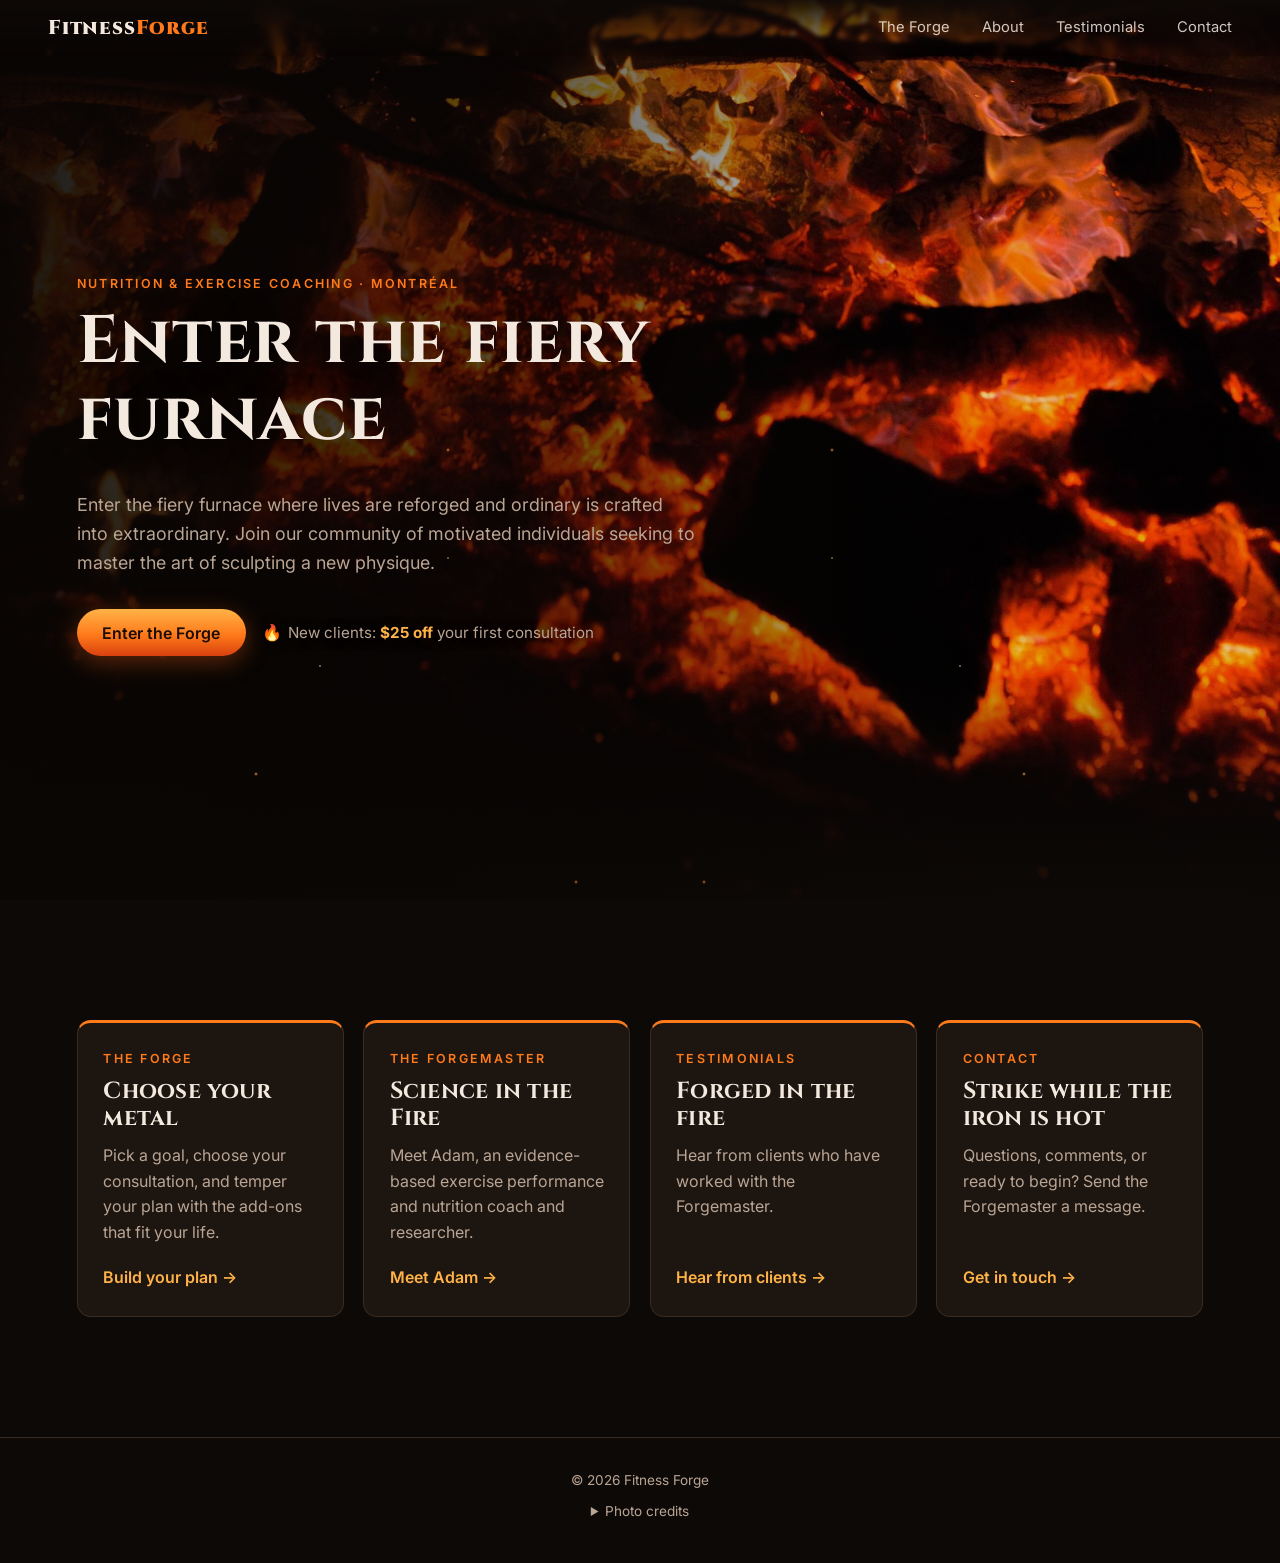
<file: index.html>
<!doctype html>
<html lang="en">
<head>
  <meta charset="utf-8">
  <meta name="viewport" content="width=device-width, initial-scale=1">
  <title>Fitness Forge</title>
  <meta name="description" content="Fitness Forge: evidence-based nutrition and exercise coaching in Montréal, built on 7 years of one-on-one experience and graduate training in exercise science.">
  <link rel="icon" href="/assets/favicon.svg" type="image/svg+xml">
  <link rel="preconnect" href="https://fonts.googleapis.com">
  <link rel="preconnect" href="https://fonts.gstatic.com" crossorigin>
  <link href="https://fonts.googleapis.com/css2?family=Cinzel:wght@500;700;900&family=Inter:wght@400;500;600&display=swap" rel="stylesheet">
  <link rel="stylesheet" href="/styles.css?v=18">
</head>
<body>

<header class="nav">
  <a class="brand" href="/">Fitness<span>Forge</span></a>
  <nav>
    <a href="/forge/">The Forge</a>
    <a href="/about/">About</a>
    <a href="/testimonials/">Testimonials</a>
    <a href="/contact/">Contact</a>
  </nav>
</header>

<main>

  <section class="hero">
    <div class="hero-bg" aria-hidden="true"></div>
    <div class="embers" aria-hidden="true"></div>
    <div class="hero-text">
      <p class="eyebrow">Nutrition &amp; exercise coaching · Montréal</p>
      <h1>Enter the fiery furnace</h1>
      <p class="lede">Enter the fiery furnace where lives are reforged and ordinary is crafted into extraordinary. Join our community of motivated individuals seeking to master the art of sculpting a new physique.</p>
      <div class="hero-cta">
        <a class="btn btn-fire" href="/enter/">Enter the Forge</a>
        <span class="promo-pill">New clients: <strong>$25 off</strong> your first consultation</span>
      </div>
    </div>
  </section>

  <section class="paths">
    <a class="path" href="/forge/">
      <p class="eyebrow">The Forge</p>
      <h2>Choose your metal</h2>
      <p>Pick a goal, choose your consultation, and temper your plan with the add-ons that fit your life.</p>
      <span class="path-go">Build your plan →</span>
    </a>
    <a class="path" href="/about/">
      <p class="eyebrow">The Forgemaster</p>
      <h2>Science in the Fire</h2>
      <p>Meet Adam, an evidence-based exercise performance and nutrition coach and researcher.</p>
      <span class="path-go">Meet Adam →</span>
    </a>
    <a class="path" href="/testimonials/">
      <p class="eyebrow">Testimonials</p>
      <h2>Forged in the fire</h2>
      <p>Hear from clients who have worked with the Forgemaster.</p>
      <span class="path-go">Hear from clients →</span>
    </a>
    <a class="path" href="/contact/">
      <p class="eyebrow">Contact</p>
      <h2>Strike while the iron is hot</h2>
      <p>Questions, comments, or ready to begin? Send the Forgemaster a message.</p>
      <span class="path-go">Get in touch →</span>
    </a>
  </section>

</main>

<footer class="footer">
  <p>© <span class="year"></span> Fitness Forge</p>
  <details class="credits">
    <summary>Photo credits</summary>
    <ul>
      <li>Bonfire and meal-planning photos by <a href="https://www.flickr.com/people/shixart1985/">Nenad Stojkovic</a>, <a href="https://creativecommons.org/licenses/by/2.0/">CC BY 2.0</a>, via Wikimedia Commons</li>
      <li>Blacksmith's fire by David Whelan, <a href="https://creativecommons.org/publicdomain/zero/1.0/">CC0</a>, via Wikimedia Commons</li>
      <li>Anvil photo by Jorge Royan, <a href="https://creativecommons.org/licenses/by-sa/3.0/">CC BY-SA 3.0</a>, via Wikimedia Commons</li>
      <li>Salad photo by Anna Pelzer and gym photo by Ramy Mamdouh on <a href="https://unsplash.com/">Unsplash</a> (combined into one image)</li>
      <li>Runner photo by McCarthy Beckan on <a href="https://unsplash.com/photos/woman-running-in-golden-hour-light-a6FHROHuQ9o">Unsplash</a></li>
      <li>Dumbbell rack photo by the U.S. Marine Corps, public domain, via Wikimedia Commons</li>
    </ul>
  </details>
</footer>

<script src="/site.js?v=18"></script>
</body>
</html>
</file>
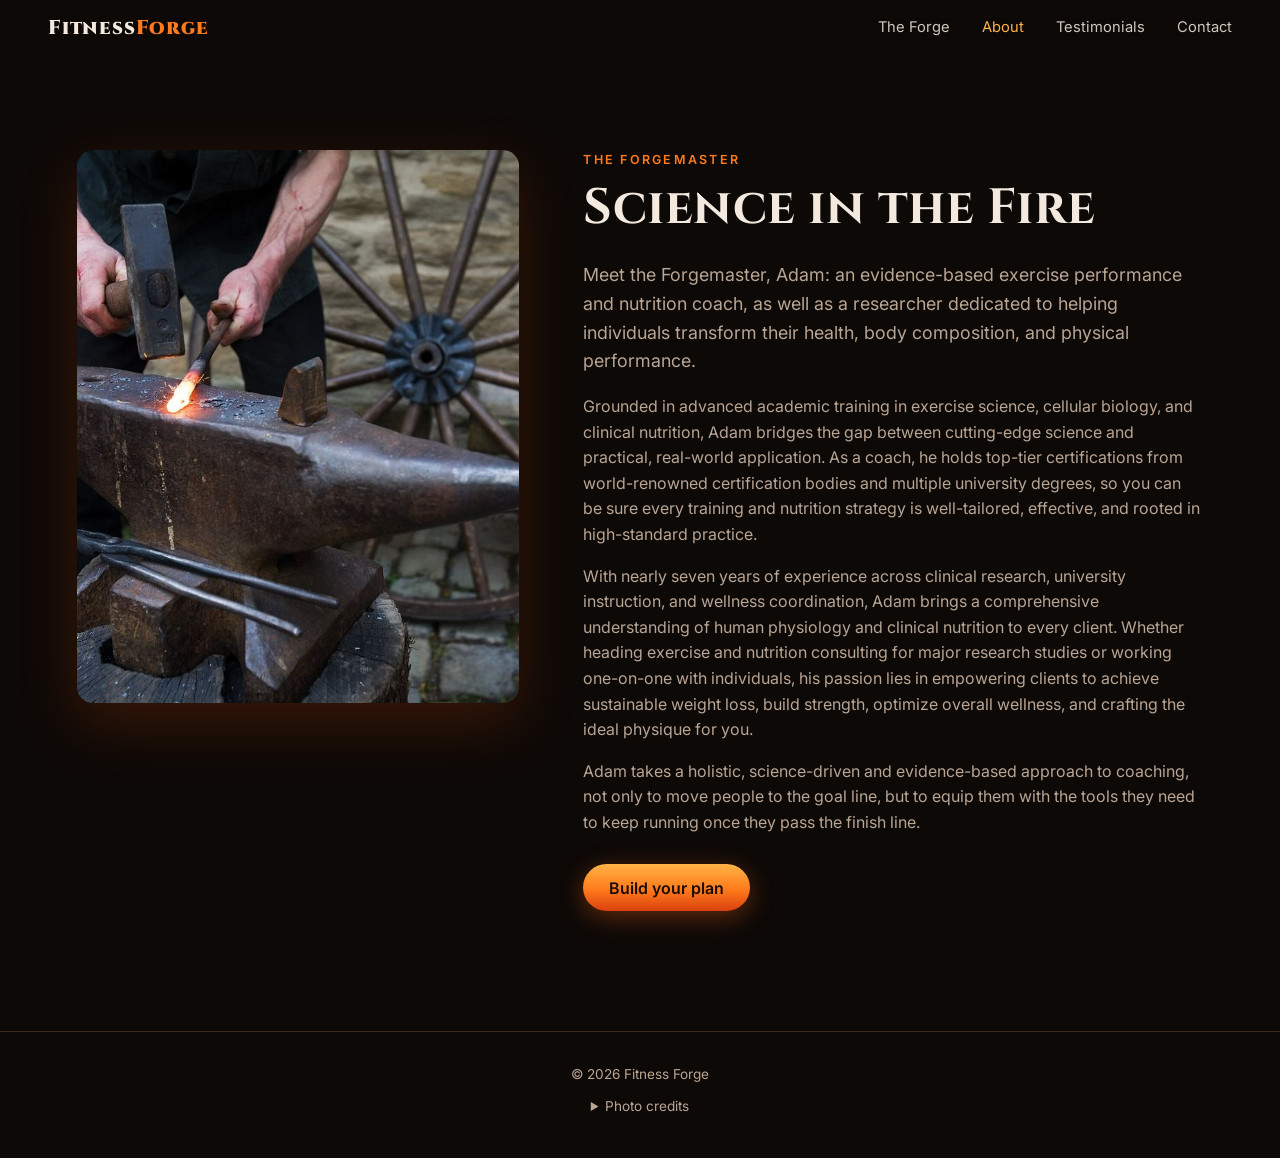
<file: about/index.html>
<!doctype html>
<html lang="en">
<head>
  <meta charset="utf-8">
  <meta name="viewport" content="width=device-width, initial-scale=1">
  <title>About · Fitness Forge</title>
  <meta name="description" content="Meet Adam, the Forgemaster: an evidence-based exercise performance and nutrition coach and researcher.">
  <link rel="icon" href="/assets/favicon.svg" type="image/svg+xml">
  <link rel="preconnect" href="https://fonts.googleapis.com">
  <link rel="preconnect" href="https://fonts.gstatic.com" crossorigin>
  <link href="https://fonts.googleapis.com/css2?family=Cinzel:wght@500;700;900&family=Inter:wght@400;500;600&display=swap" rel="stylesheet">
  <link rel="stylesheet" href="/styles.css?v=18">
</head>
<body>

<header class="nav">
  <a class="brand" href="/">Fitness<span>Forge</span></a>
  <nav>
    <a href="/forge/">The Forge</a>
    <a href="/about/">About</a>
    <a href="/testimonials/">Testimonials</a>
    <a href="/contact/">Contact</a>
  </nav>
</header>

<main>

  <section class="about page-top">
    <div class="bio">
      <div class="bio-photo">
        <img src="/assets/about-anvil.jpg" alt="A smith's hands with a hammer and glowing iron on an anvil">
      </div>
      <div class="bio-text">
        <p class="eyebrow">The Forgemaster</p>
        <h1>Science in the Fire</h1>
        <p class="lede">Meet the Forgemaster, Adam: an evidence-based exercise performance and nutrition coach, as well as a researcher dedicated to helping individuals transform their health, body composition, and physical performance.</p>
        <p>Grounded in advanced academic training in exercise science, cellular biology, and clinical nutrition, Adam bridges the gap between cutting-edge science and practical, real-world application. As a coach, he holds top-tier certifications from world-renowned certification bodies and multiple university degrees, so you can be sure every training and nutrition strategy is well-tailored, effective, and rooted in high-standard practice.</p>
        <p>With nearly seven years of experience across clinical research, university instruction, and wellness coordination, Adam brings a comprehensive understanding of human physiology and clinical nutrition to every client. Whether heading exercise and nutrition consulting for major research studies or working one-on-one with individuals, his passion lies in empowering clients to achieve sustainable weight loss, build strength, optimize overall wellness, and crafting the ideal physique for you.</p>
        <p>Adam takes a holistic, science-driven and evidence-based approach to coaching, not only to move people to the goal line, but to equip them with the tools they need to keep running once they pass the finish line.</p>
        <a class="btn btn-fire" href="/forge/">Build your plan</a>
      </div>
    </div>
  </section>

</main>

<footer class="footer">
  <p>© <span class="year"></span> Fitness Forge</p>
  <details class="credits">
    <summary>Photo credits</summary>
    <ul>
      <li>Bonfire and meal-planning photos by <a href="https://www.flickr.com/people/shixart1985/">Nenad Stojkovic</a>, <a href="https://creativecommons.org/licenses/by/2.0/">CC BY 2.0</a>, via Wikimedia Commons</li>
      <li>Blacksmith's fire by David Whelan, <a href="https://creativecommons.org/publicdomain/zero/1.0/">CC0</a>, via Wikimedia Commons</li>
      <li>Anvil photo by Jorge Royan, <a href="https://creativecommons.org/licenses/by-sa/3.0/">CC BY-SA 3.0</a>, via Wikimedia Commons</li>
      <li>Salad photo by Anna Pelzer and gym photo by Ramy Mamdouh on <a href="https://unsplash.com/">Unsplash</a> (combined into one image)</li>
      <li>Runner photo by McCarthy Beckan on <a href="https://unsplash.com/photos/woman-running-in-golden-hour-light-a6FHROHuQ9o">Unsplash</a></li>
      <li>Dumbbell rack photo by the U.S. Marine Corps, public domain, via Wikimedia Commons</li>
    </ul>
  </details>
</footer>

<script src="/site.js?v=18"></script>
</body>
</html>
</file>
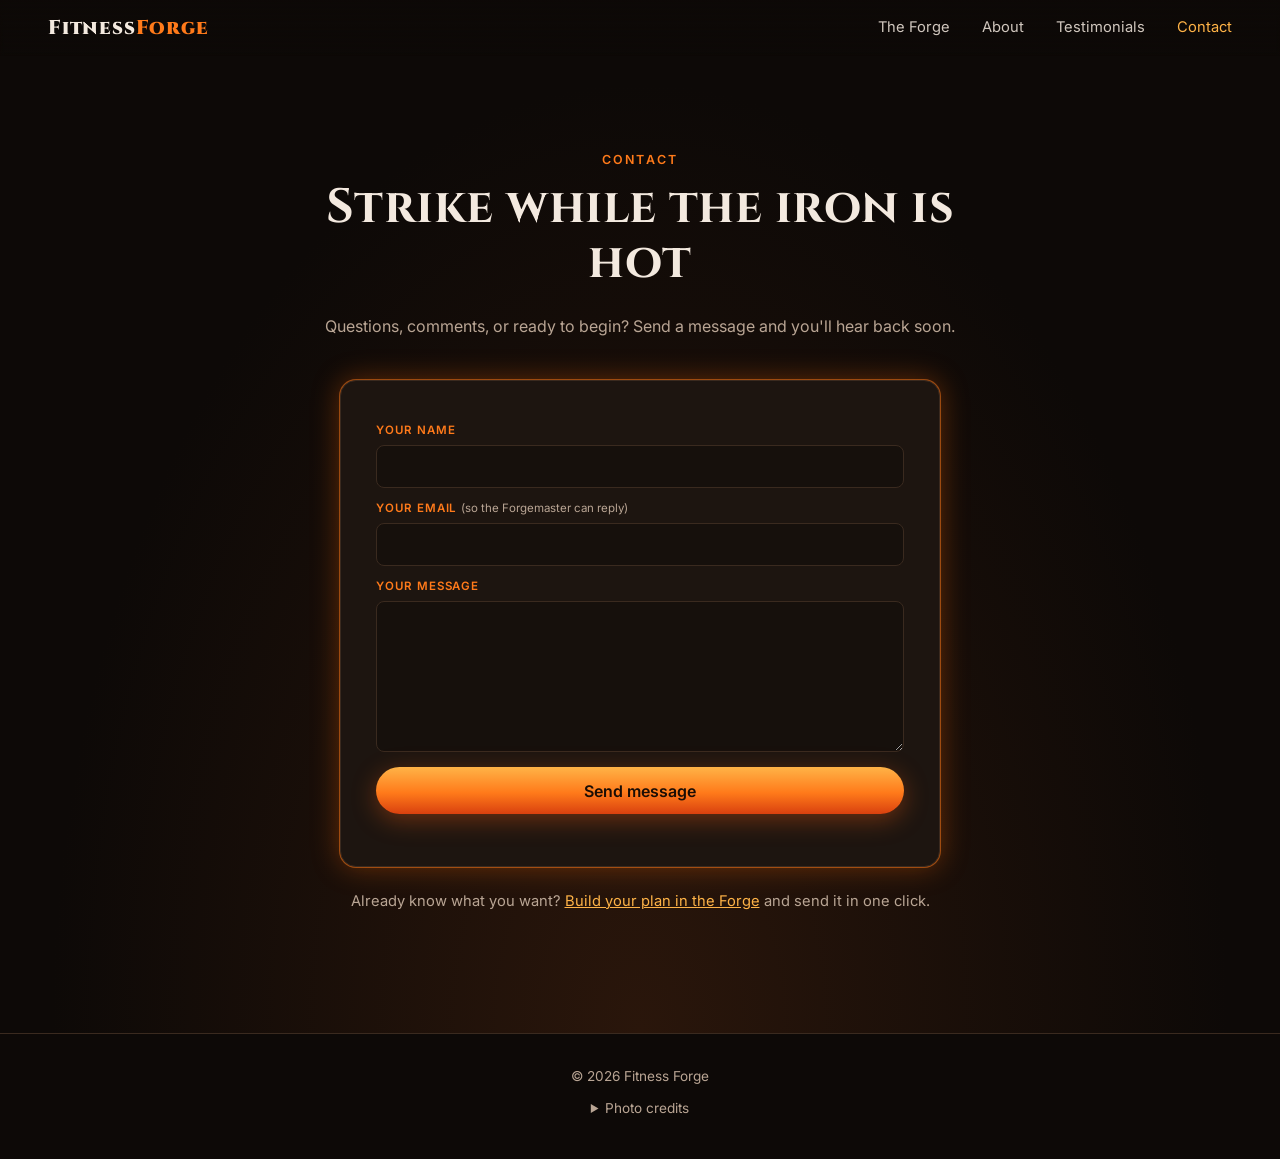
<file: contact/index.html>
<!doctype html>
<html lang="en">
<head>
  <meta charset="utf-8">
  <meta name="viewport" content="width=device-width, initial-scale=1">
  <title>Contact · Fitness Forge</title>
  <meta name="description" content="Get in touch with Fitness Forge.">
  <link rel="icon" href="/assets/favicon.svg" type="image/svg+xml">
  <link rel="preconnect" href="https://fonts.googleapis.com">
  <link rel="preconnect" href="https://fonts.gstatic.com" crossorigin>
  <link href="https://fonts.googleapis.com/css2?family=Cinzel:wght@500;700;900&family=Inter:wght@400;500;600&display=swap" rel="stylesheet">
  <link rel="stylesheet" href="/styles.css?v=18">
</head>
<body>

<header class="nav">
  <a class="brand" href="/">Fitness<span>Forge</span></a>
  <nav>
    <a href="/forge/">The Forge</a>
    <a href="/about/">About</a>
    <a href="/testimonials/">Testimonials</a>
    <a href="/contact/">Contact</a>
  </nav>
</header>

<main>

  <section class="contact page-top">
    <div class="section-head">
      <p class="eyebrow">Contact</p>
      <h1>Strike while the iron is hot</h1>
      <p>Questions, comments, or ready to begin? Send a message and you'll hear back soon.</p>
    </div>

    <div class="message-card">
      <form class="send ready" id="message" novalidate>
        <label class="field-label" for="message-name">Your name</label>
        <input id="message-name" type="text" autocomplete="name" required>
        <label class="field-label" for="message-email">Your email <span>(so the Forgemaster can reply)</span></label>
        <input id="message-email" type="email" autocomplete="email" required>
        <label class="field-label" for="message-text">Your message</label>
        <textarea id="message-text" rows="6" required></textarea>
        <input class="trap" type="checkbox" tabindex="-1" autocomplete="off" aria-hidden="true">
        <button class="btn btn-fire" id="message-send" type="submit">Send message</button>
        <p class="summary-note" id="message-status" role="status"></p>
      </form>
      <div class="sent" id="message-sent" hidden tabindex="-1">
        <p class="sent-title">Your message has reached the Forge</p>
        <p>The Forgemaster will reply to <strong id="message-sent-email"></strong> soon.</p>
      </div>
    </div>

    <p class="message-tip">Already know what you want? <a href="/forge/">Build your plan in the Forge</a> and send it in one click.</p>
  </section>

</main>

<footer class="footer">
  <p>© <span class="year"></span> Fitness Forge</p>
  <details class="credits">
    <summary>Photo credits</summary>
    <ul>
      <li>Bonfire and meal-planning photos by <a href="https://www.flickr.com/people/shixart1985/">Nenad Stojkovic</a>, <a href="https://creativecommons.org/licenses/by/2.0/">CC BY 2.0</a>, via Wikimedia Commons</li>
      <li>Blacksmith's fire by David Whelan, <a href="https://creativecommons.org/publicdomain/zero/1.0/">CC0</a>, via Wikimedia Commons</li>
      <li>Anvil photo by Jorge Royan, <a href="https://creativecommons.org/licenses/by-sa/3.0/">CC BY-SA 3.0</a>, via Wikimedia Commons</li>
      <li>Salad photo by Anna Pelzer and gym photo by Ramy Mamdouh on <a href="https://unsplash.com/">Unsplash</a> (combined into one image)</li>
      <li>Runner photo by McCarthy Beckan on <a href="https://unsplash.com/photos/woman-running-in-golden-hour-light-a6FHROHuQ9o">Unsplash</a></li>
      <li>Dumbbell rack photo by the U.S. Marine Corps, public domain, via Wikimedia Commons</li>
    </ul>
  </details>
</footer>

<script src="/site.js?v=18"></script>
<script src="/contact.js?v=18"></script>
</body>
</html>
</file>
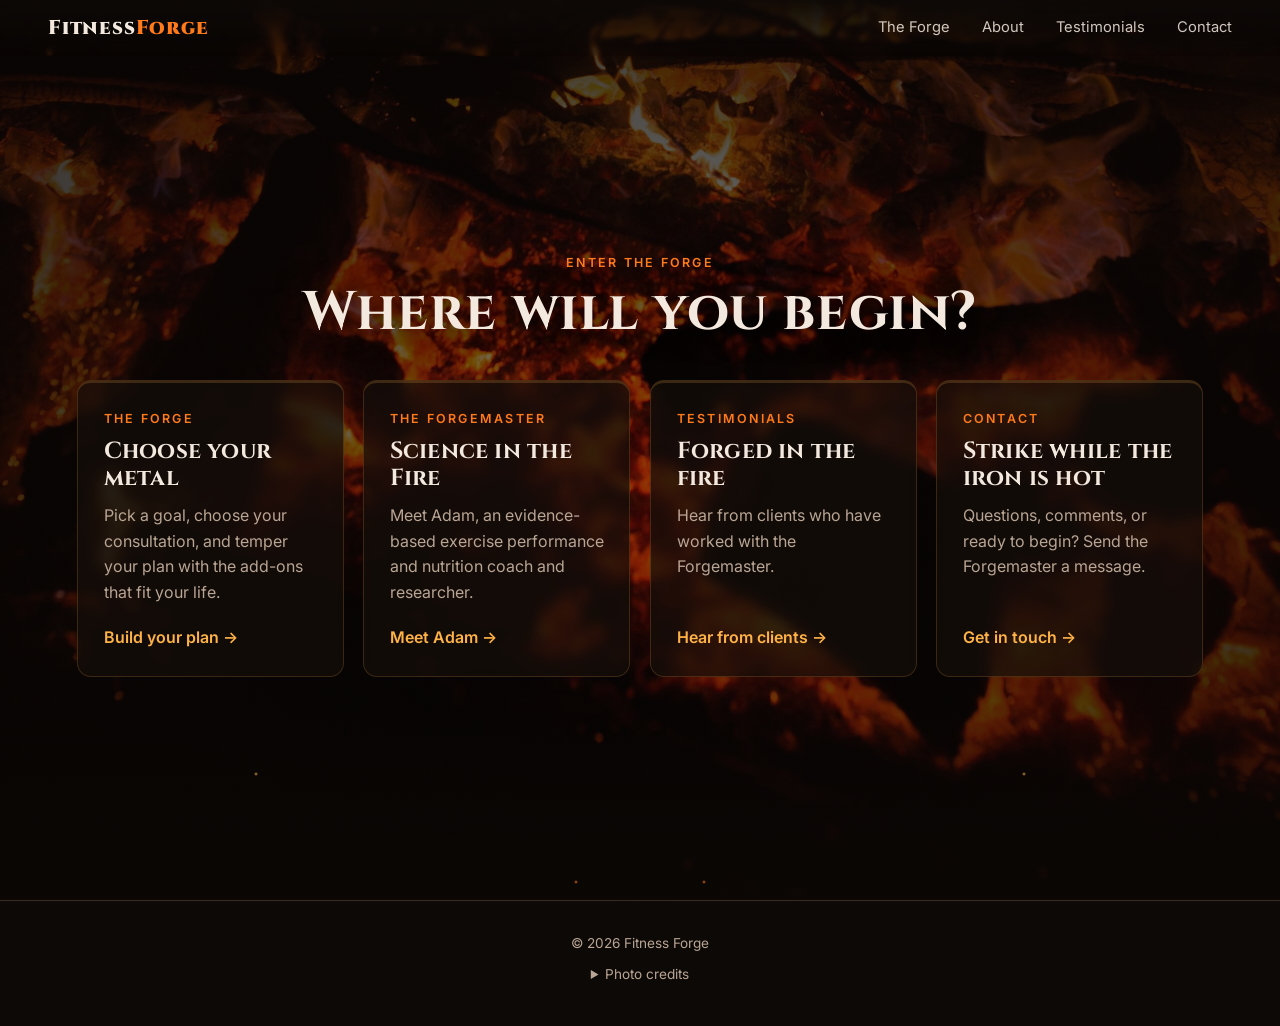
<file: enter/index.html>
<!doctype html>
<html lang="en">
<head>
  <meta charset="utf-8">
  <meta name="viewport" content="width=device-width, initial-scale=1">
  <title>Enter the Forge · Fitness Forge</title>
  <meta name="description" content="Choose where to begin: build your plan, meet the Forgemaster, read client stories, or get in touch.">
  <link rel="icon" href="/assets/favicon.svg" type="image/svg+xml">
  <link rel="preconnect" href="https://fonts.googleapis.com">
  <link rel="preconnect" href="https://fonts.gstatic.com" crossorigin>
  <link href="https://fonts.googleapis.com/css2?family=Cinzel:wght@500;700;900&family=Inter:wght@400;500;600&display=swap" rel="stylesheet">
  <link rel="stylesheet" href="/styles.css?v=18">
</head>
<body>

<header class="nav">
  <a class="brand" href="/">Fitness<span>Forge</span></a>
  <nav>
    <a href="/forge/">The Forge</a>
    <a href="/about/">About</a>
    <a href="/testimonials/">Testimonials</a>
    <a href="/contact/">Contact</a>
  </nav>
</header>

<main>

  <section class="hero gateway">
    <div class="hero-bg" aria-hidden="true"></div>
    <div class="embers" aria-hidden="true"></div>
    <div class="gateway-inner">
      <div class="gateway-head">
        <p class="eyebrow">Enter the Forge</p>
        <h1>Where will you begin?</h1>
      </div>
      <div class="paths">
        <a class="path" href="/forge/">
          <p class="eyebrow">The Forge</p>
          <h2>Choose your metal</h2>
          <p>Pick a goal, choose your consultation, and temper your plan with the add-ons that fit your life.</p>
          <span class="path-go">Build your plan →</span>
        </a>
        <a class="path" href="/about/">
          <p class="eyebrow">The Forgemaster</p>
          <h2>Science in the Fire</h2>
          <p>Meet Adam, an evidence-based exercise performance and nutrition coach and researcher.</p>
          <span class="path-go">Meet Adam →</span>
        </a>
        <a class="path" href="/testimonials/">
          <p class="eyebrow">Testimonials</p>
          <h2>Forged in the fire</h2>
          <p>Hear from clients who have worked with the Forgemaster.</p>
          <span class="path-go">Hear from clients →</span>
        </a>
        <a class="path" href="/contact/">
          <p class="eyebrow">Contact</p>
          <h2>Strike while the iron is hot</h2>
          <p>Questions, comments, or ready to begin? Send the Forgemaster a message.</p>
          <span class="path-go">Get in touch →</span>
        </a>
      </div>
    </div>
  </section>

</main>

<footer class="footer">
  <p>© <span class="year"></span> Fitness Forge</p>
  <details class="credits">
    <summary>Photo credits</summary>
    <ul>
      <li>Bonfire and meal-planning photos by <a href="https://www.flickr.com/people/shixart1985/">Nenad Stojkovic</a>, <a href="https://creativecommons.org/licenses/by/2.0/">CC BY 2.0</a>, via Wikimedia Commons</li>
      <li>Blacksmith's fire by David Whelan, <a href="https://creativecommons.org/publicdomain/zero/1.0/">CC0</a>, via Wikimedia Commons</li>
      <li>Anvil photo by Jorge Royan, <a href="https://creativecommons.org/licenses/by-sa/3.0/">CC BY-SA 3.0</a>, via Wikimedia Commons</li>
      <li>Salad photo by Anna Pelzer and gym photo by Ramy Mamdouh on <a href="https://unsplash.com/">Unsplash</a> (combined into one image)</li>
      <li>Runner photo by McCarthy Beckan on <a href="https://unsplash.com/photos/woman-running-in-golden-hour-light-a6FHROHuQ9o">Unsplash</a></li>
      <li>Dumbbell rack photo by the U.S. Marine Corps, public domain, via Wikimedia Commons</li>
    </ul>
  </details>
</footer>

<script src="/site.js?v=18"></script>
</body>
</html>
</file>
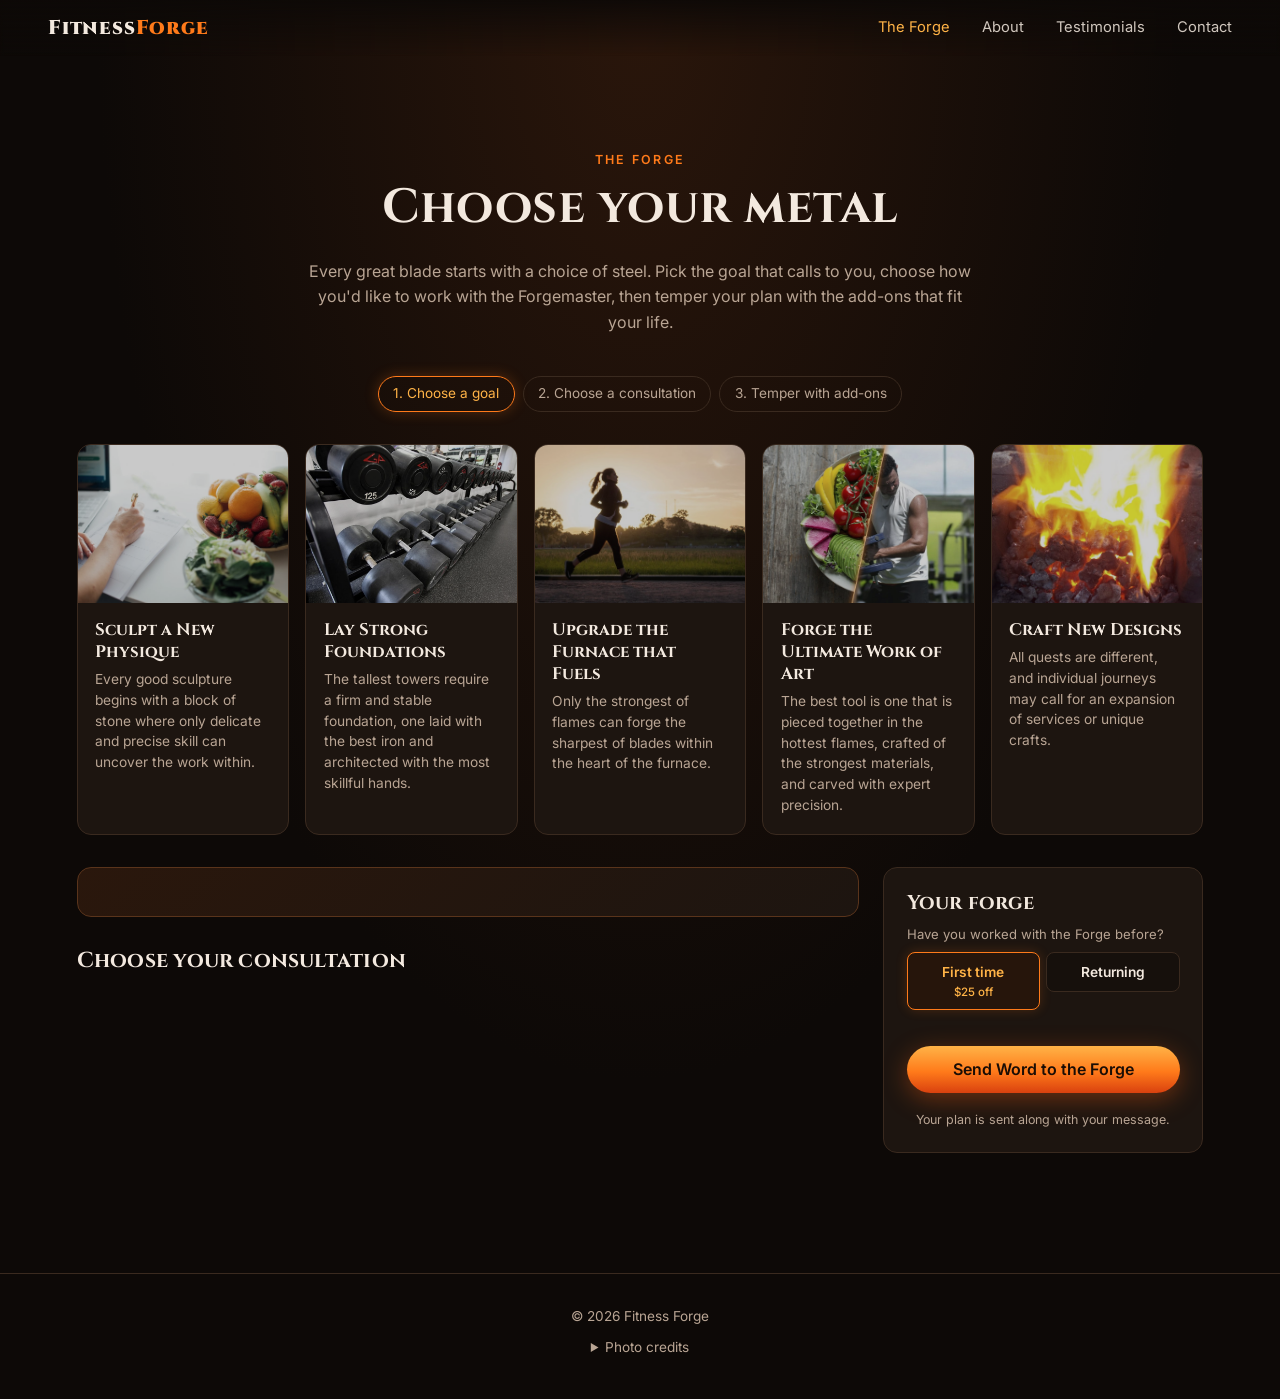
<file: forge/index.html>
<!doctype html>
<html lang="en">
<head>
  <meta charset="utf-8">
  <meta name="viewport" content="width=device-width, initial-scale=1">
  <title>The Forge · Fitness Forge</title>
  <meta name="description" content="Build your Fitness Forge plan: choose a goal, a consultation, and add-ons.">
  <link rel="icon" href="/assets/favicon.svg" type="image/svg+xml">
  <link rel="preconnect" href="https://fonts.googleapis.com">
  <link rel="preconnect" href="https://fonts.gstatic.com" crossorigin>
  <link href="https://fonts.googleapis.com/css2?family=Cinzel:wght@500;700;900&family=Inter:wght@400;500;600&display=swap" rel="stylesheet">
  <link rel="stylesheet" href="/styles.css?v=18">
</head>
<body>

<header class="nav">
  <a class="brand" href="/">Fitness<span>Forge</span></a>
  <nav>
    <a href="/forge/">The Forge</a>
    <a href="/about/">About</a>
    <a href="/testimonials/">Testimonials</a>
    <a href="/contact/">Contact</a>
  </nav>
</header>

<main>

  <section class="forge page-top">
    <div class="section-head">
      <p class="eyebrow">The Forge</p>
      <h1>Choose your metal</h1>
      <p>Every great blade starts with a choice of steel. Pick the goal that calls to you, choose how you'd like to work with the Forgemaster, then temper your plan with the add-ons that fit your life.</p>
    </div>

    <ol class="steps" aria-hidden="true">
      <li class="on">Choose a goal</li>
      <li>Choose a consultation</li>
      <li>Temper with add-ons</li>
    </ol>

    <div class="goals" role="radiogroup" aria-label="Goals" id="goals"></div>

    <div class="anvil" id="anvil" hidden>
      <div class="anvil-main">
        <div class="consult" id="goal-intro"></div>

        <h2 class="block-title">Choose your consultation</h2>
        <div class="options" id="consults" role="radiogroup" aria-label="Consultations"></div>

        <div id="addons-block" hidden>
          <h2 class="block-title">Temper it with add-ons</h2>
          <p class="addons-hint">Tap to add them to your forge, or choose None.</p>
          <div class="addons" id="addons"></div>
        </div>
      </div>
      <aside class="summary">
        <h3>Your forge</h3>
        <fieldset class="client-type" id="client-type">
          <legend>Have you worked with the Forge before?</legend>
          <label><input type="radio" name="client" value="new" checked><span>First time <small>$25 off</small></span></label>
          <label><input type="radio" name="client" value="returning"><span>Returning</span></label>
        </fieldset>
        <ul id="summary-list"></ul>
        <div class="tally" id="tally" hidden></div>

        <form class="send" id="send" novalidate>
          <label class="field-label" for="send-name">Your name</label>
          <input id="send-name" name="name" type="text" autocomplete="name" required>
          <label class="field-label" for="send-email">Your email</label>
          <input id="send-email" name="email" type="email" autocomplete="email" required>
          <label class="field-label" for="send-about">A bit about you and your goals <span>(optional)</span></label>
          <textarea id="send-about" name="about" rows="4"></textarea>
          <input class="trap" type="checkbox" name="botcheck" tabindex="-1" autocomplete="off" aria-hidden="true">
          <button class="btn btn-fire" id="request" type="submit">Send Word to the Forge</button>
          <p class="summary-note" id="send-status" role="status">Your plan is sent along with your message.</p>
        </form>

        <div class="sent" id="sent" hidden tabindex="-1">
          <p class="sent-title">Your word has reached the Forge</p>
          <p>The Forgemaster will reply to <strong id="sent-email"></strong> soon.</p>
          <button class="copy copy-wide" type="button" id="send-again">Send another plan</button>
        </div>
      </aside>
    </div>
  </section>

</main>

<footer class="footer">
  <p>© <span class="year"></span> Fitness Forge</p>
  <details class="credits">
    <summary>Photo credits</summary>
    <ul>
      <li>Bonfire and meal-planning photos by <a href="https://www.flickr.com/people/shixart1985/">Nenad Stojkovic</a>, <a href="https://creativecommons.org/licenses/by/2.0/">CC BY 2.0</a>, via Wikimedia Commons</li>
      <li>Blacksmith's fire by David Whelan, <a href="https://creativecommons.org/publicdomain/zero/1.0/">CC0</a>, via Wikimedia Commons</li>
      <li>Anvil photo by Jorge Royan, <a href="https://creativecommons.org/licenses/by-sa/3.0/">CC BY-SA 3.0</a>, via Wikimedia Commons</li>
      <li>Salad photo by Anna Pelzer and gym photo by Ramy Mamdouh on <a href="https://unsplash.com/">Unsplash</a> (combined into one image)</li>
      <li>Runner photo by McCarthy Beckan on <a href="https://unsplash.com/photos/woman-running-in-golden-hour-light-a6FHROHuQ9o">Unsplash</a></li>
      <li>Dumbbell rack photo by the U.S. Marine Corps, public domain, via Wikimedia Commons</li>
    </ul>
  </details>
</footer>

<script src="/site.js?v=18"></script>
<script src="/forge.js?v=18"></script>
</body>
</html>
</file>
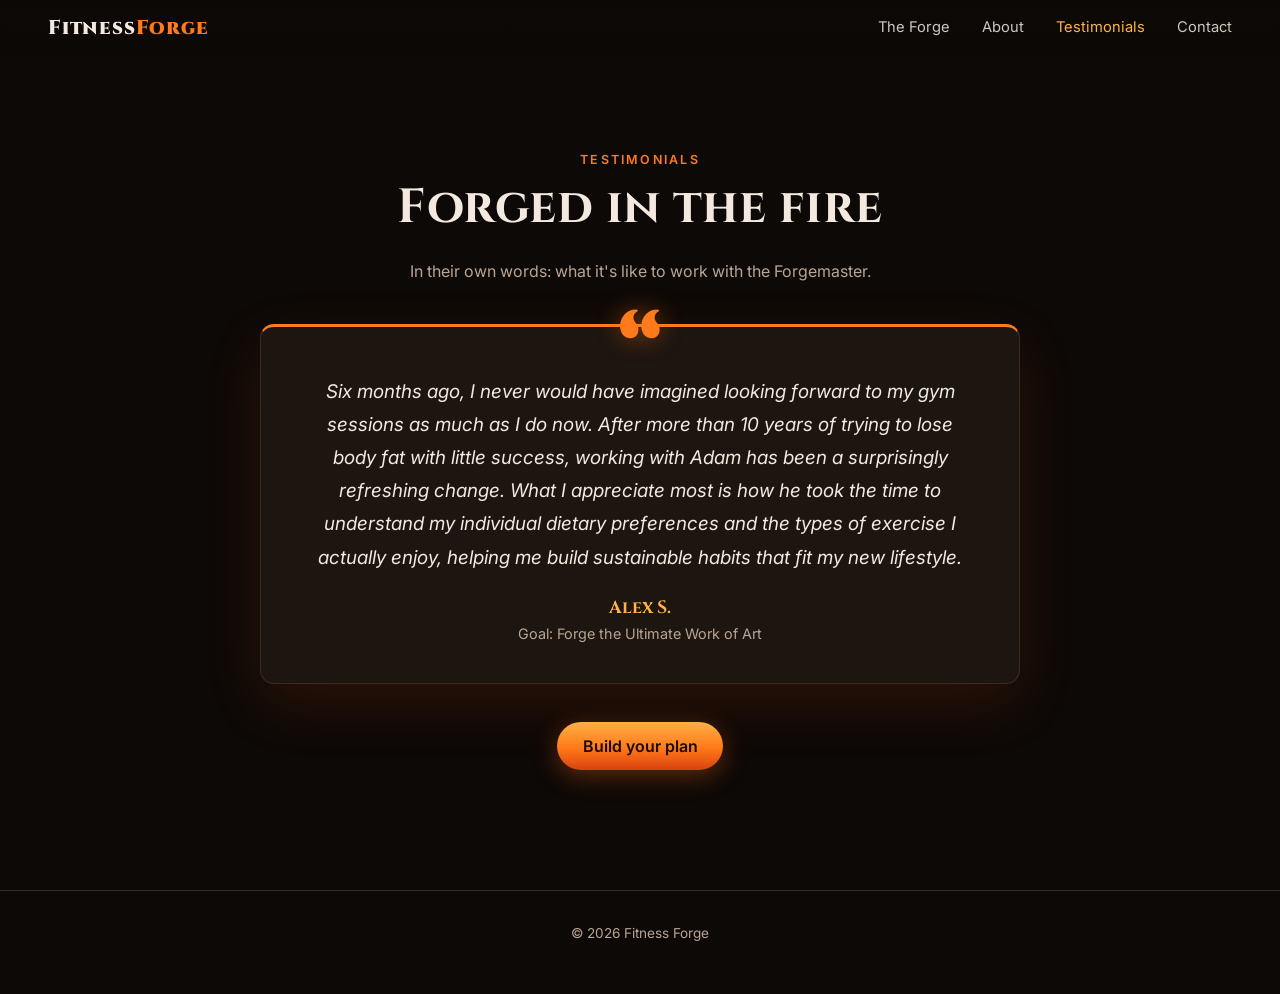
<file: testimonials/index.html>
<!doctype html>
<html lang="en">
<head>
  <meta charset="utf-8">
  <meta name="viewport" content="width=device-width, initial-scale=1">
  <title>Testimonials · Fitness Forge</title>
  <meta name="description" content="What clients say about coaching with Fitness Forge.">
  <link rel="icon" href="/assets/favicon.svg" type="image/svg+xml">
  <link rel="preconnect" href="https://fonts.googleapis.com">
  <link rel="preconnect" href="https://fonts.gstatic.com" crossorigin>
  <link href="https://fonts.googleapis.com/css2?family=Cinzel:wght@500;700;900&family=Inter:wght@400;500;600&display=swap" rel="stylesheet">
  <link rel="stylesheet" href="/styles.css?v=18">
</head>
<body>

<header class="nav">
  <a class="brand" href="/">Fitness<span>Forge</span></a>
  <nav>
    <a href="/forge/">The Forge</a>
    <a href="/about/">About</a>
    <a href="/testimonials/">Testimonials</a>
    <a href="/contact/">Contact</a>
  </nav>
</header>

<main>

  <section class="testimonials page-top">
    <div class="section-head">
      <p class="eyebrow">Testimonials</p>
      <h1>Forged in the fire</h1>
      <p>In their own words: what it's like to work with the Forgemaster.</p>
    </div>

    <figure class="quote quote-feature">
      <blockquote>Six months ago, I never would have imagined looking forward to my gym sessions as much as I do now. After more than 10 years of trying to lose body fat with little success, working with Adam has been a surprisingly refreshing change. What I appreciate most is how he took the time to understand my individual dietary preferences and the types of exercise I actually enjoy, helping me build sustainable habits that fit my new lifestyle.</blockquote>
      <figcaption>
        <strong>Alex S.</strong>
        <span>Goal: Forge the Ultimate Work of Art</span>
      </figcaption>
    </figure>

    <div class="quote-cta">
      <a class="btn btn-fire" href="/forge/">Build your plan</a>
    </div>
  </section>

</main>

<footer class="footer">
  <p>© <span class="year"></span> Fitness Forge</p>
</footer>

<script src="/site.js?v=18"></script>
</body>
</html>
</file>
<file: styles.css>
:root {
  --bg: #0d0907;
  --bg-2: #16100c;
  --card: #1d1510;
  --line: #3a2a1f;
  --text: #f3e9df;
  --muted: #b9a594;
  --fire: #ff7a1a;
  --fire-2: #ffb347;
  --ember: #d9410f;
  --glow: 0 0 0 1px rgba(255, 122, 26, .5), 0 0 28px rgba(255, 106, 0, .35);
  --serif: 'Cinzel', Georgia, serif;
  --sans: 'Inter', system-ui, -apple-system, Segoe UI, sans-serif;
  color-scheme: dark;
}

* { box-sizing: border-box; }
html { scroll-behavior: smooth; scroll-padding-top: 72px; }
body {
  margin: 0;
  background: var(--bg);
  color: var(--text);
  font: 16px/1.6 var(--sans);
  -webkit-font-smoothing: antialiased;
  overflow-x: hidden;
}
img { max-width: 100%; display: block; }
a { color: var(--fire-2); }
h1, h2, h3 { font-family: var(--serif); line-height: 1.15; margin: 0 0 .5em; letter-spacing: .01em; }
h2 { font-size: clamp(1.9rem, 4vw, 2.8rem); }
h3 { font-size: 1.25rem; }
.eyebrow {
  margin: 0 0 .6rem;
  font-size: .78rem;
  font-weight: 600;
  letter-spacing: .18em;
  text-transform: uppercase;
  color: var(--fire);
}
.lede { font-size: 1.12rem; color: var(--muted); }

.btn {
  display: inline-block;
  border: 0;
  border-radius: 999px;
  padding: .85rem 1.6rem;
  font: 600 1rem var(--sans);
  text-decoration: none;
  cursor: pointer;
}
.btn-fire {
  color: #1a0d05;
  background: linear-gradient(180deg, var(--fire-2), var(--fire) 55%, var(--ember));
  box-shadow: 0 6px 24px rgba(255, 100, 20, .35);
  transition: transform .15s, box-shadow .15s;
}
.btn-fire:hover { transform: translateY(-2px); box-shadow: 0 10px 32px rgba(255, 100, 20, .5); }

/* Nav */
.nav {
  position: fixed; inset: 0 0 auto; z-index: 20;
  display: flex; align-items: center; justify-content: space-between;
  padding: .9rem clamp(16px, 4vw, 48px);
  background: linear-gradient(180deg, rgba(13, 9, 7, .92), rgba(13, 9, 7, 0));
  backdrop-filter: blur(2px);
}
.brand { font: 900 1.25rem var(--serif); color: var(--text); text-decoration: none; letter-spacing: .04em; }
.brand span { color: var(--fire); }
.nav nav { display: flex; gap: clamp(.9rem, 3vw, 2rem); }
.nav nav a { color: var(--text); text-decoration: none; font-size: .92rem; opacity: .85; }
.nav nav a:hover { opacity: 1; color: var(--fire-2); }
.nav nav a[aria-current="page"] { opacity: 1; color: var(--fire-2); }

/* Hero */
.hero {
  position: relative;
  min-height: 100svh;
  display: flex; align-items: center;
  padding: 110px clamp(16px, 6vw, 80px) 80px;
  overflow: hidden;
  isolation: isolate;
}
.hero-bg {
  position: absolute; inset: 0; z-index: -2;
  background: url(assets/hero-fire.jpg) center 70% / cover no-repeat;
}
.hero-bg::after {
  content: ''; position: absolute; inset: 0;
  background:
    linear-gradient(90deg, rgba(10, 6, 4, .92) 0%, rgba(10, 6, 4, .6) 45%, rgba(10, 6, 4, .1) 75%),
    linear-gradient(0deg, var(--bg) 0%, transparent 25%);
}
.hero-text { max-width: 620px; }
.hero h1 { font-size: clamp(2.3rem, 6vw, 4.2rem); text-shadow: 0 2px 30px rgba(0, 0, 0, .6); }
.hero-cta { display: flex; flex-wrap: wrap; align-items: center; gap: 1rem; margin-top: 2rem; }
/* Information, not a button: no outline or fill, just a small flame and highlighted text */
.promo-pill {
  font-size: .95rem; color: var(--muted);
  text-shadow: 0 1px 12px rgba(0, 0, 0, .8);
}
.promo-pill::before { content: '\1F525'; font-size: 1rem; margin-right: .4rem; }
.promo-pill strong { color: var(--fire-2); }
.embers { position: absolute; inset: 0; z-index: -1; pointer-events: none; }
.embers::before, .embers::after {
  content: ''; position: absolute; left: 0; right: 0; bottom: -10%; height: 120%;
  background-image:
    radial-gradient(2px 2px at 20% 80%, #ffb347, transparent),
    radial-gradient(2px 2px at 55% 90%, #ff7a1a, transparent),
    radial-gradient(1.5px 1.5px at 75% 70%, #ffd08a, transparent),
    radial-gradient(2px 2px at 88% 95%, #ff7a1a, transparent),
    radial-gradient(1.5px 1.5px at 35% 60%, #ffb347, transparent),
    radial-gradient(2px 2px at 65% 50%, #ff9a3c, transparent);
  animation: rise 9s linear infinite;
  opacity: .8;
}
.embers::after { animation-duration: 13s; animation-delay: -6s; transform: scaleX(-1); }
@keyframes rise {
  from { transform: translateY(0); opacity: 0; }
  15% { opacity: .9; }
  to { transform: translateY(-60%); opacity: 0; }
}
.embers::after { animation-name: rise-flip; }
@keyframes rise-flip {
  from { transform: scaleX(-1) translateY(0); opacity: 0; }
  15% { opacity: .9; }
  to { transform: scaleX(-1) translateY(-60%); opacity: 0; }
}

/* Sections */
section { padding: clamp(64px, 10vw, 120px) clamp(16px, 6vw, 80px); }
.section-head { max-width: 680px; margin: 0 auto 2.5rem; text-align: center; }
.section-head p:not(.eyebrow) { color: var(--muted); }
.section-head h1 { font-size: clamp(2rem, 4.5vw, 3rem); }
.page-top { padding-top: clamp(110px, 14vw, 150px); min-height: 70vh; }

/* Home: three ways in */
.paths {
  display: grid; grid-template-columns: repeat(4, minmax(0, 1fr)); gap: 1.2rem;
  max-width: 1280px; margin: 0 auto;
}
.path {
  display: flex; flex-direction: column;
  padding: 1.6rem; border-radius: 14px;
  background: var(--card); border: 1px solid var(--line); border-top: 3px solid var(--fire);
  color: var(--text); text-decoration: none;
  transition: transform .2s, box-shadow .25s, border-color .25s;
}
.path:hover { transform: translateY(-4px); box-shadow: var(--glow); }
.path h2 { font-size: 1.45rem; }
.path p:not(.eyebrow) { color: var(--muted); margin: 0 0 1.2rem; }
.path-go { margin-top: auto; color: var(--fire-2); font-weight: 600; }

/* Enter the Forge: the four ways in, over the fire */
.gateway { justify-content: center; }
.gateway .hero-bg::after {
  background:
    radial-gradient(ellipse at 50% 55%, rgba(10, 6, 4, .45) 0%, rgba(10, 6, 4, .78) 70%),
    linear-gradient(0deg, var(--bg) 0%, transparent 20%);
}
.gateway-inner { width: 100%; max-width: 1280px; }
.gateway-head { text-align: center; margin-bottom: 2.2rem; }
.gateway h1 { font-size: clamp(2rem, 5vw, 3.4rem); text-shadow: 0 2px 30px rgba(0, 0, 0, .6); }
.gateway .path {
  background: rgba(22, 14, 10, .72); backdrop-filter: blur(6px);
  border-color: rgba(255, 179, 71, .18);
  animation: strike .55s ease-out both; animation-delay: calc(.15s + var(--i, 0) * .1s);
}
.gateway .path:nth-child(2) { --i: 1; }
.gateway .path:nth-child(3) { --i: 2; }
.gateway .path:nth-child(4) { --i: 3; }

/* Forge */
.forge { background: radial-gradient(ellipse at 50% 0%, #2a160b 0%, var(--bg) 60%); }
.steps {
  display: flex; justify-content: center; gap: .5rem;
  list-style: none; padding: 0; margin: 0 auto 2rem;
  counter-reset: step; flex-wrap: wrap;
}
.steps li {
  counter-increment: step;
  font-size: .85rem; color: var(--muted);
  padding: .4rem .9rem; border: 1px solid var(--line); border-radius: 999px;
  transition: all .3s;
}
.steps li::before { content: counter(step) '. '; }
.steps li.on { color: var(--fire-2); border-color: var(--fire); box-shadow: 0 0 14px rgba(255, 122, 26, .25); }

.goals {
  display: grid; gap: 1rem;
  grid-template-columns: repeat(5, minmax(0, 1fr));
  max-width: 1280px; margin: 0 auto;
}
.goal {
  position: relative; overflow: hidden;
  display: flex; flex-direction: column; text-align: left;
  padding: 0; border: 1px solid var(--line); border-radius: 14px;
  background: var(--card); color: var(--text); font: inherit; cursor: pointer;
  transition: transform .2s, box-shadow .25s, border-color .25s;
}
.goal img { width: 100%; aspect-ratio: 4 / 3; object-fit: cover; filter: saturate(.75) brightness(.8); transition: filter .3s, transform .4s; }
.goal:hover { transform: translateY(-4px); border-color: #5a3a24; }
.goal:hover img { filter: saturate(1) brightness(.95); transform: scale(1.04); }
.goal.on { border-color: var(--fire); box-shadow: var(--glow); }
.goal.on img { filter: sepia(.25) saturate(1.3) brightness(1); }
.goal-body { padding: 1rem 1.1rem 1.2rem; display: flex; flex-direction: column; gap: .4rem; }
.goal-name { font: 700 1.05rem var(--serif); }
.goal.on .goal-name { color: var(--fire-2); }
.goal-blurb { font-size: .86rem; color: var(--muted); line-height: 1.5; }
.goals:has(.goal.on) .goal:not(.on) { opacity: .55; }
.goals:has(.goal.on) .goal:not(.on):hover { opacity: .9; }

.anvil {
  display: grid; grid-template-columns: minmax(0, 1fr) 320px; gap: 1.5rem;
  max-width: 1280px; margin: 2rem auto 0;
}
.anvil.lit .consult { animation: heat .7s ease-out both; }
.anvil.lit .addon { animation: strike .5s ease-out both; animation-delay: calc(.25s + var(--i) * .08s); }
@keyframes heat {
  from { opacity: 0; transform: translateY(14px); box-shadow: 0 0 0 1px var(--fire), 0 0 60px rgba(255, 106, 0, .7); }
  to { opacity: 1; transform: none; }
}
@keyframes strike {
  from { opacity: 0; transform: translateY(16px) scale(.97); }
  to { opacity: 1; transform: none; }
}
.consult {
  padding: 1.5rem 1.6rem; border-radius: 14px;
  background: linear-gradient(135deg, #2a170c, var(--card));
  border: 1px solid #5a341b;
}
.consult-head { display: flex; justify-content: space-between; align-items: baseline; gap: 1rem; }
.consult-head h3 { font-size: 1.5rem; margin: 0; }
.price { font: 700 1.6rem var(--serif); color: var(--fire-2); white-space: nowrap; }
.consult-len { margin: .2rem 0 .6rem; color: var(--fire); font-size: .9rem; font-weight: 500; }
.consult p:last-child { margin: 0; color: var(--muted); }

.block-title { font-size: 1.35rem; margin: 2rem 0 .3rem; }
.lore { font-style: italic; color: var(--fire-2); opacity: .9; margin: 0 0 .6rem; }
.service { color: var(--text); font-weight: 700; }
.options { display: grid; grid-template-columns: repeat(auto-fill, minmax(240px, 1fr)); gap: .9rem; margin-top: .9rem; }
.option {
  display: flex; flex-direction: column; gap: .35rem; text-align: left;
  padding: 1rem 1.1rem; border-radius: 12px;
  border: 1px solid #4a3526; background: var(--bg-2);
  color: var(--text); font: inherit; cursor: pointer;
  transition: border-color .2s, background .2s, box-shadow .25s;
}
.option:hover { border-color: var(--fire); }
.option.on { border-color: var(--fire); background: #26150b; box-shadow: var(--glow); }
.option-top { display: flex; justify-content: space-between; gap: .6rem; align-items: baseline; }
.option-name { font: 700 1.05rem var(--serif); }
.option.on .option-name { color: var(--fire-2); }
.option-name::before {
  content: ''; display: inline-block; vertical-align: -.1em;
  width: .9rem; height: .9rem; margin-right: .5rem; border-radius: 50%;
  border: 2px solid var(--fire); transition: all .2s;
}
.option.on .option-name::before { background: var(--fire); box-shadow: inset 0 0 0 2px var(--bg-2); }
.option-price { color: var(--fire-2); font-weight: 600; font-size: .9rem; white-space: nowrap; }
.option-len { color: var(--fire); font-size: .82rem; font-weight: 500; }
.option-lore { font-size: .84rem; font-style: italic; color: var(--fire-2); opacity: .8; line-height: 1.45; }
.option-text { font-size: .86rem; color: var(--muted); line-height: 1.5; }
.anvil.lit .option { animation: strike .5s ease-out both; animation-delay: calc(.2s + var(--i) * .08s); }
.addons-hint { margin: 0 0 1rem; color: var(--muted); font-size: .9rem; }
.addons { display: grid; grid-template-columns: repeat(auto-fill, minmax(240px, 1fr)); gap: .9rem; }
.addon {
  position: relative;
  display: flex; flex-direction: column; gap: .4rem; text-align: left;
  padding: 1rem 1.1rem 1rem 1.1rem; border-radius: 12px;
  border: 1px dashed #4a3526; background: var(--bg-2);
  color: var(--text); font: inherit; cursor: pointer;
  transition: border-color .2s, background .2s, box-shadow .25s;
}
.addon:hover { border-color: var(--fire); }
.addon.on { border-style: solid; border-color: var(--fire); background: #26150b; box-shadow: var(--glow); }
.addon-top { display: flex; justify-content: space-between; gap: .6rem; align-items: baseline; }
.addon-top, .option-top { flex-wrap: wrap; row-gap: .15rem; }
.addon-name { font-weight: 600; }
.addon-name::before {
  content: '+'; display: inline-grid; place-items: center;
  width: 1.3rem; height: 1.3rem; margin-right: .45rem; border-radius: 50%;
  border: 1px solid var(--fire); color: var(--fire); font-size: .85rem; line-height: 1;
  transition: all .2s;
}
.addon.on .addon-name::before { content: '✓'; background: var(--fire); color: #1a0d05; }
.addon-price { color: var(--fire-2); font-weight: 600; font-size: .9rem; white-space: nowrap; }
.addon-text { font-size: .86rem; color: var(--muted); line-height: 1.5; }

.summary {
  align-self: start; position: sticky; top: 84px;
  padding: 1.4rem; border-radius: 14px;
  background: var(--card); border: 1px solid var(--line);
}
.summary ul { list-style: none; padding: 0; margin: 0 0 1rem; }
.summary li {
  display: flex; justify-content: space-between; gap: 1rem;
  padding: .55rem 0; border-bottom: 1px solid var(--line); font-size: .92rem;
}
.summary li span:last-child { color: var(--fire-2); white-space: nowrap; }
.summary li.empty span { color: var(--muted); font-style: italic; }
.tally { margin: -.4rem 0 1rem; display: grid; gap: .35rem; font-size: .92rem; }
.tally div { display: flex; justify-content: space-between; gap: 1rem; }
.tally div span:last-child { white-space: nowrap; }
.tally-discount { color: var(--fire-2); }
.tally-total { padding-top: .5rem; border-top: 1px solid var(--line); font: 700 1.1rem var(--serif); }
.tally-total span:last-child { color: var(--fire-2); }
.tally-note { margin: 0; font-size: .78rem; color: var(--muted); }
#addons-block.lit .block-title, #addons-block.lit .addons-hint { animation: heat .6s ease-out both; }
#addons-block.lit .addon { animation: strike .5s ease-out both; animation-delay: calc(.15s + var(--i) * .08s); }
/* First time / Returning switch */
.client-type { border: 0; padding: 0; margin: 0 0 .9rem; display: grid; grid-template-columns: 1fr 1fr; gap: .4rem; }
.client-type legend { padding: 0; margin-bottom: .45rem; font-size: .82rem; color: var(--muted); }
.client-type label { position: relative; cursor: pointer; }
.client-type input { position: absolute; opacity: 0; inset: 0; margin: 0; cursor: pointer; }
.client-type span {
  display: block; padding: .5rem .4rem; border-radius: 8px; text-align: center;
  border: 1px solid var(--line); background: var(--bg-2); font-size: .86rem; font-weight: 600;
  transition: border-color .15s, background .15s, color .15s;
}
.client-type small { display: block; font-weight: 500; font-size: .72rem; color: var(--fire-2); }
.client-type label:hover span { border-color: var(--fire); }
.client-type input:checked + span { border-color: var(--fire); background: #26150b; color: var(--fire-2); box-shadow: 0 0 12px rgba(255, 122, 26, .2); }
.client-type input:focus-visible + span { outline: 2px solid var(--fire-2); outline-offset: 2px; }
.summary .btn { width: 100%; text-align: center; }
.btn.disabled { opacity: .45; box-shadow: none; }
.btn.disabled:hover { transform: none; }
.options.nudge .option, .addons.nudge .addon { animation: nudge 1.2s ease-out; }
@keyframes nudge {
  0%, 100% { border-color: var(--line); box-shadow: none; }
  25%, 60% { border-color: var(--fire); box-shadow: var(--glow); }
}
.summary-note { margin: .7rem 0 0; font-size: .78rem; color: var(--muted); text-align: center; }

/* "Send Word to the Forge" form; its fields appear once a consultation is chosen */
.send { display: grid; gap: .35rem; }
.send:not(.ready) > :not(.btn):not(.summary-note) { display: none; }
.send .btn { margin-top: .6rem; }
.send .btn:disabled { opacity: .7; cursor: wait; }
.field-label { margin-top: .35rem; font-size: .72rem; font-weight: 600; letter-spacing: .08em; text-transform: uppercase; color: var(--fire); }
.field-label span { text-transform: none; letter-spacing: 0; font-weight: 400; color: var(--muted); }
.send input, .send textarea {
  width: 100%; padding: .6rem .75rem; border-radius: 8px;
  border: 1px solid var(--line); background: var(--bg-2); color: var(--text);
  font: .9rem/1.5 var(--sans);
}
.send textarea { resize: vertical; }
.send input:focus, .send textarea:focus { outline: none; border-color: var(--fire); box-shadow: 0 0 0 3px rgba(255, 122, 26, .2); }
.send .trap { position: absolute; left: -9999px; width: 1px; height: 1px; }
.summary-note.error { color: #ff8a6a; }
.summary-note a { color: var(--fire-2); overflow-wrap: anywhere; }
.sent { padding: 1rem; border-radius: 10px; border: 1px solid var(--fire); background: #26150b; text-align: center; }
.sent:focus { outline: none; }
.sent p { margin: 0 0 .8rem; font-size: .9rem; color: var(--muted); overflow-wrap: anywhere; }
.sent strong { color: var(--text); }
.sent-title { font: 700 1.1rem var(--serif); color: var(--fire-2) !important; }
.copy {
  border: 1px solid var(--fire); border-radius: 999px; background: transparent;
  color: var(--fire-2); font: 600 .78rem var(--sans); padding: .3rem .75rem; cursor: pointer;
  transition: background .15s, color .15s;
}
.copy:hover, .copy.done { background: var(--fire); color: #1a0d05; }
.copy-wide { padding: .55rem; font-size: .88rem; }

/* About */
.bio {
  display: grid; grid-template-columns: minmax(0, 5fr) minmax(0, 7fr); gap: clamp(2rem, 5vw, 4rem);
  max-width: 1180px; margin: 0 auto; align-items: start;
}
.bio-photo img { border-radius: 16px; aspect-ratio: 4 / 5; object-fit: cover; box-shadow: 0 20px 60px rgba(255, 90, 10, .18); }
.bio-text h1 { font-size: clamp(2.1rem, 4.5vw, 3.1rem); }
.bio-text p:not(.eyebrow):not(.lede) { color: var(--muted); }
.bio-text .btn { margin-top: .8rem; }

/* Contact */
.contact { background: radial-gradient(ellipse at 50% 100%, #2a160b 0%, var(--bg) 65%); }
.message-card {
  max-width: 600px; margin: 0 auto;
  padding: clamp(1.4rem, 5vw, 2.2rem); border-radius: 16px;
  background: var(--card); border: 1px solid var(--line); box-shadow: var(--glow);
}
.message-card .sent { border: 0; background: none; padding: .5rem 0; }
.message-tip { margin: 1.4rem auto 0; max-width: 600px; text-align: center; color: var(--muted); font-size: .92rem; }

/* Testimonials (template) */
.template-banner {
  max-width: 820px; margin: 0 auto 2rem; padding: .7rem 1rem; border-radius: 10px;
  border: 1px dashed var(--fire); color: var(--fire-2); font-size: .88rem; text-align: center;
  background: rgba(255, 122, 26, .07);
}
.quotes {
  display: grid; grid-template-columns: repeat(3, minmax(0, 1fr)); gap: 1.2rem;
  max-width: 1180px; margin: 0 auto;
}
.quote {
  margin: 0; display: flex; flex-direction: column; gap: 1rem;
  padding: 1.5rem; border-radius: 14px;
  background: var(--card); border: 1px solid var(--line);
}
.quote-wide { grid-column: 1 / -1; display: grid; grid-template-columns: auto 1fr; column-gap: 1.5rem; align-items: center; }
.quote-wide .quote-photo { grid-row: span 2; }
.quote-photo {
  width: 76px; height: 76px; border-radius: 50%;
  border: 2px dashed #5a3a24;
  background: var(--bg-2) url("data:image/svg+xml,%3Csvg xmlns='http://www.w3.org/2000/svg' viewBox='0 0 64 64'%3E%3Ccircle cx='32' cy='24' r='12' fill='%233a2a1f'/%3E%3Cpath d='M10 58c2-13 11-20 22-20s20 7 22 20' fill='%233a2a1f'/%3E%3C/svg%3E") center / 70% no-repeat;
}
.quote blockquote { margin: 0; color: var(--text); font-style: italic; line-height: 1.6; }
.quote blockquote::before { content: '\201C'; font: 700 2.2rem/0 var(--serif); color: var(--fire); vertical-align: -.45em; margin-right: .2rem; }
.quote figcaption { display: flex; flex-direction: column; gap: .1rem; font-size: .9rem; }
.quote figcaption span { color: var(--muted); }
.quote-link { color: var(--fire-2); text-decoration: none; font-weight: 500; }

/* A single featured testimonial (until there are enough for the grid above) */
.quote-feature {
  position: relative; max-width: 760px; margin: 0 auto;
  padding: clamp(2rem, 5vw, 3rem) clamp(1.4rem, 5vw, 3.2rem) clamp(1.6rem, 4vw, 2.4rem);
  border-top: 3px solid var(--fire); box-shadow: 0 20px 60px rgba(255, 90, 10, .12);
  gap: 1.4rem;
}
.quote-feature::before {
  content: '\201C'; position: absolute; top: -.15em; left: 50%; transform: translateX(-50%);
  font: 900 5.5rem/1 var(--serif); color: var(--fire);
  text-shadow: 0 0 24px rgba(255, 122, 26, .45);
}
.quote-feature blockquote { font-size: clamp(1.02rem, 2vw, 1.18rem); line-height: 1.75; text-align: center; }
.quote-feature blockquote::before { content: none; }
.quote-feature figcaption { align-items: center; text-align: center; }
.quote-feature figcaption strong { font: 700 1.1rem var(--serif); color: var(--fire-2); }
.quote-cta { margin: 2.4rem auto 0; text-align: center; }

/* Footer */
.footer {
  padding: 2rem clamp(16px, 6vw, 80px) 2.5rem;
  border-top: 1px solid var(--line);
  color: var(--muted); font-size: .85rem; text-align: center;
}
.footer p { margin: 0 0 .6rem; }
.credits summary { cursor: pointer; }
.credits ul { list-style: none; padding: 0; margin: .8rem auto 0; max-width: 720px; font-size: .78rem; }
.credits li { margin-bottom: .3rem; }

/* Responsive */
@media (max-width: 1100px) {
  .goals { grid-template-columns: repeat(3, minmax(0, 1fr)); }
  .paths { grid-template-columns: 1fr 1fr; }
  .quotes { grid-template-columns: 1fr 1fr; }
}
@media (max-width: 860px) {
  .anvil { grid-template-columns: 1fr; }
  .summary { position: static; }
  .paths { grid-template-columns: 1fr; }
  .bio { grid-template-columns: 1fr; }
  .bio-photo img { aspect-ratio: 16 / 9; }
}
@media (max-width: 640px) {
  .nav { padding: .7rem 16px .6rem; flex-direction: column; gap: .35rem; background: rgba(13, 9, 7, .94); }
  .nav nav { gap: 1rem; }
  .nav nav a { font-size: .84rem; }
  .page-top { padding-top: 130px; }
  .brand { font-size: 1.05rem; }
  .quotes { grid-template-columns: 1fr; }
  .quote-wide { display: flex; }
  .goals { grid-template-columns: 1fr 1fr; gap: .7rem; }
  .goal:last-child { grid-column: span 2; }
  .goal:last-child img { aspect-ratio: 16 / 7; }
  .goal-blurb { display: none; }
  .goal-body { padding: .7rem .8rem .8rem; }
  .goal-name { font-size: .95rem; }
  .hero { align-items: flex-start; padding-top: 120px; }
  .hero-bg { background-position: 60% 100%; }
  .hero-bg::after {
    background: linear-gradient(180deg, rgba(10, 6, 4, .85) 0%, rgba(10, 6, 4, .55) 55%, rgba(10, 6, 4, .2) 80%, var(--bg) 100%);
  }
  .consult-head { flex-direction: column; gap: .2rem; }
}
@media (prefers-reduced-motion: reduce) {
  *, *::before, *::after { animation: none !important; transition: none !important; }
  html { scroll-behavior: auto; }
}
</file>
